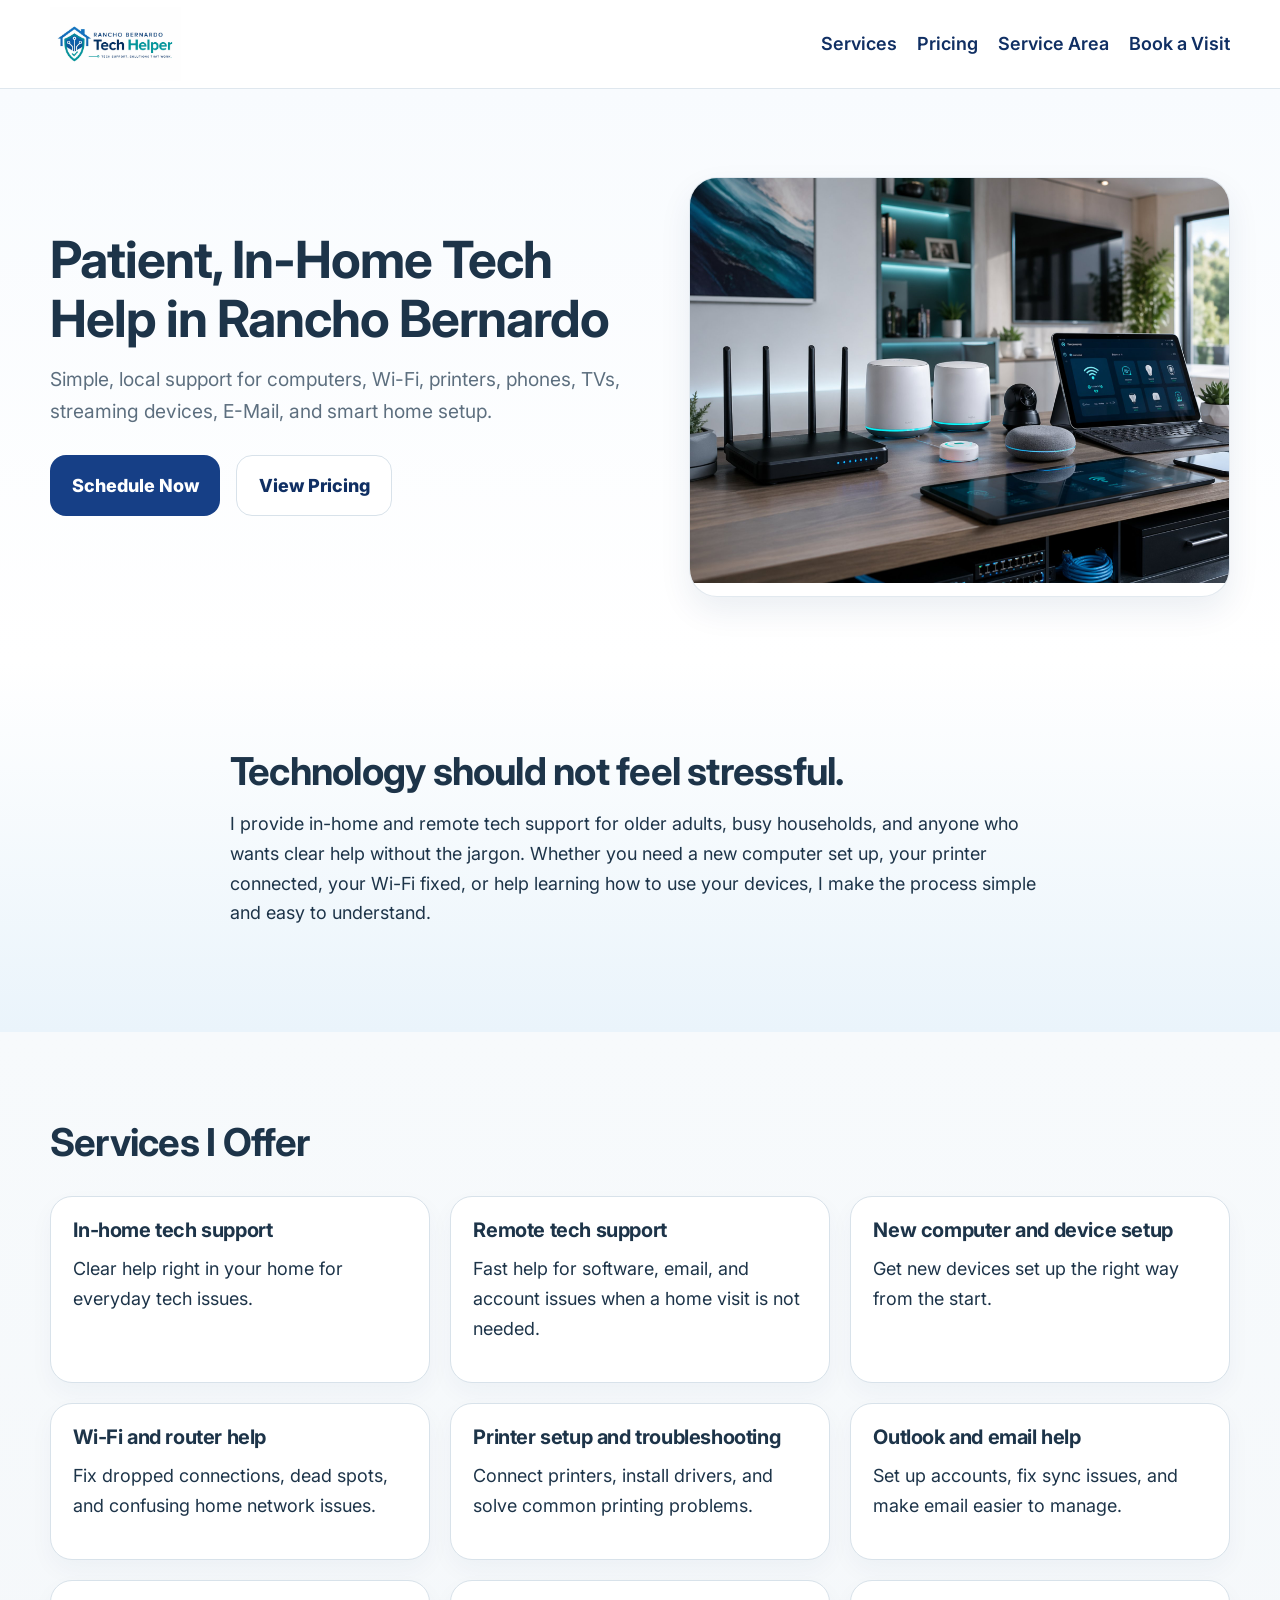
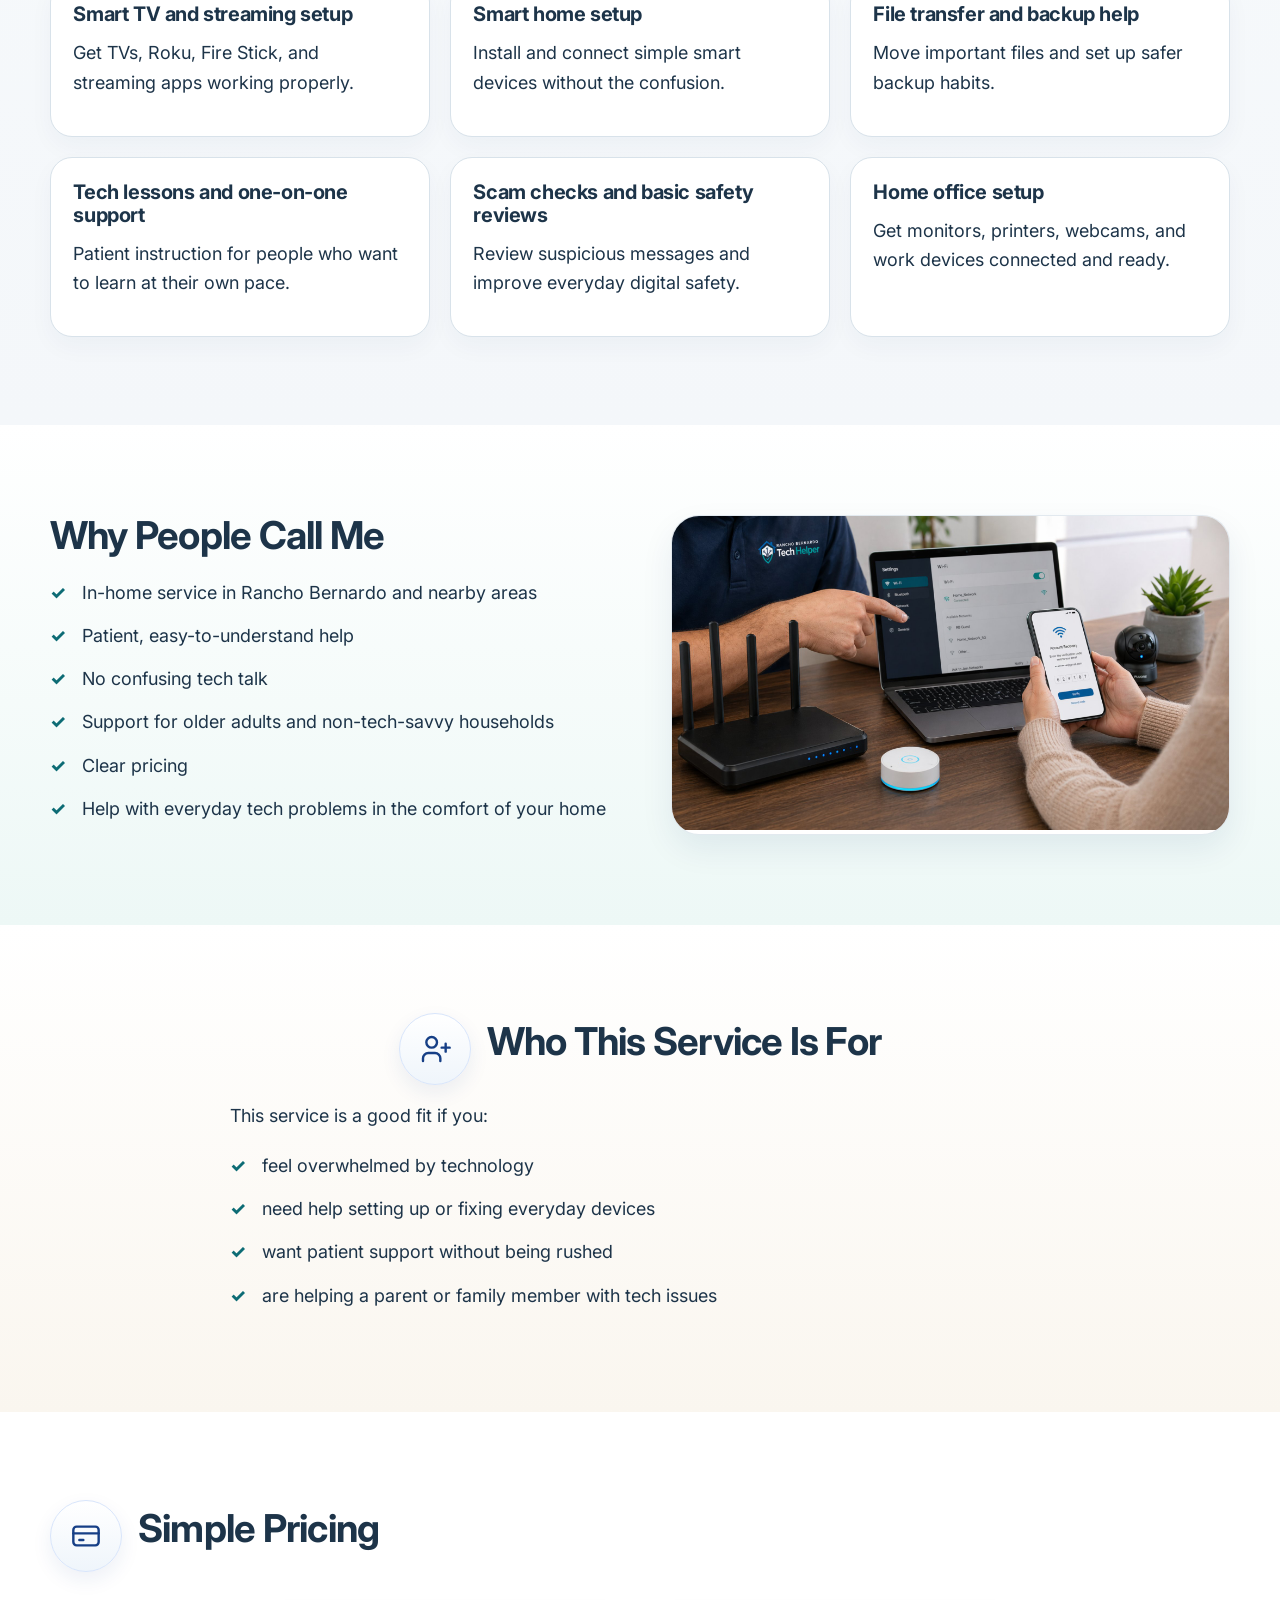
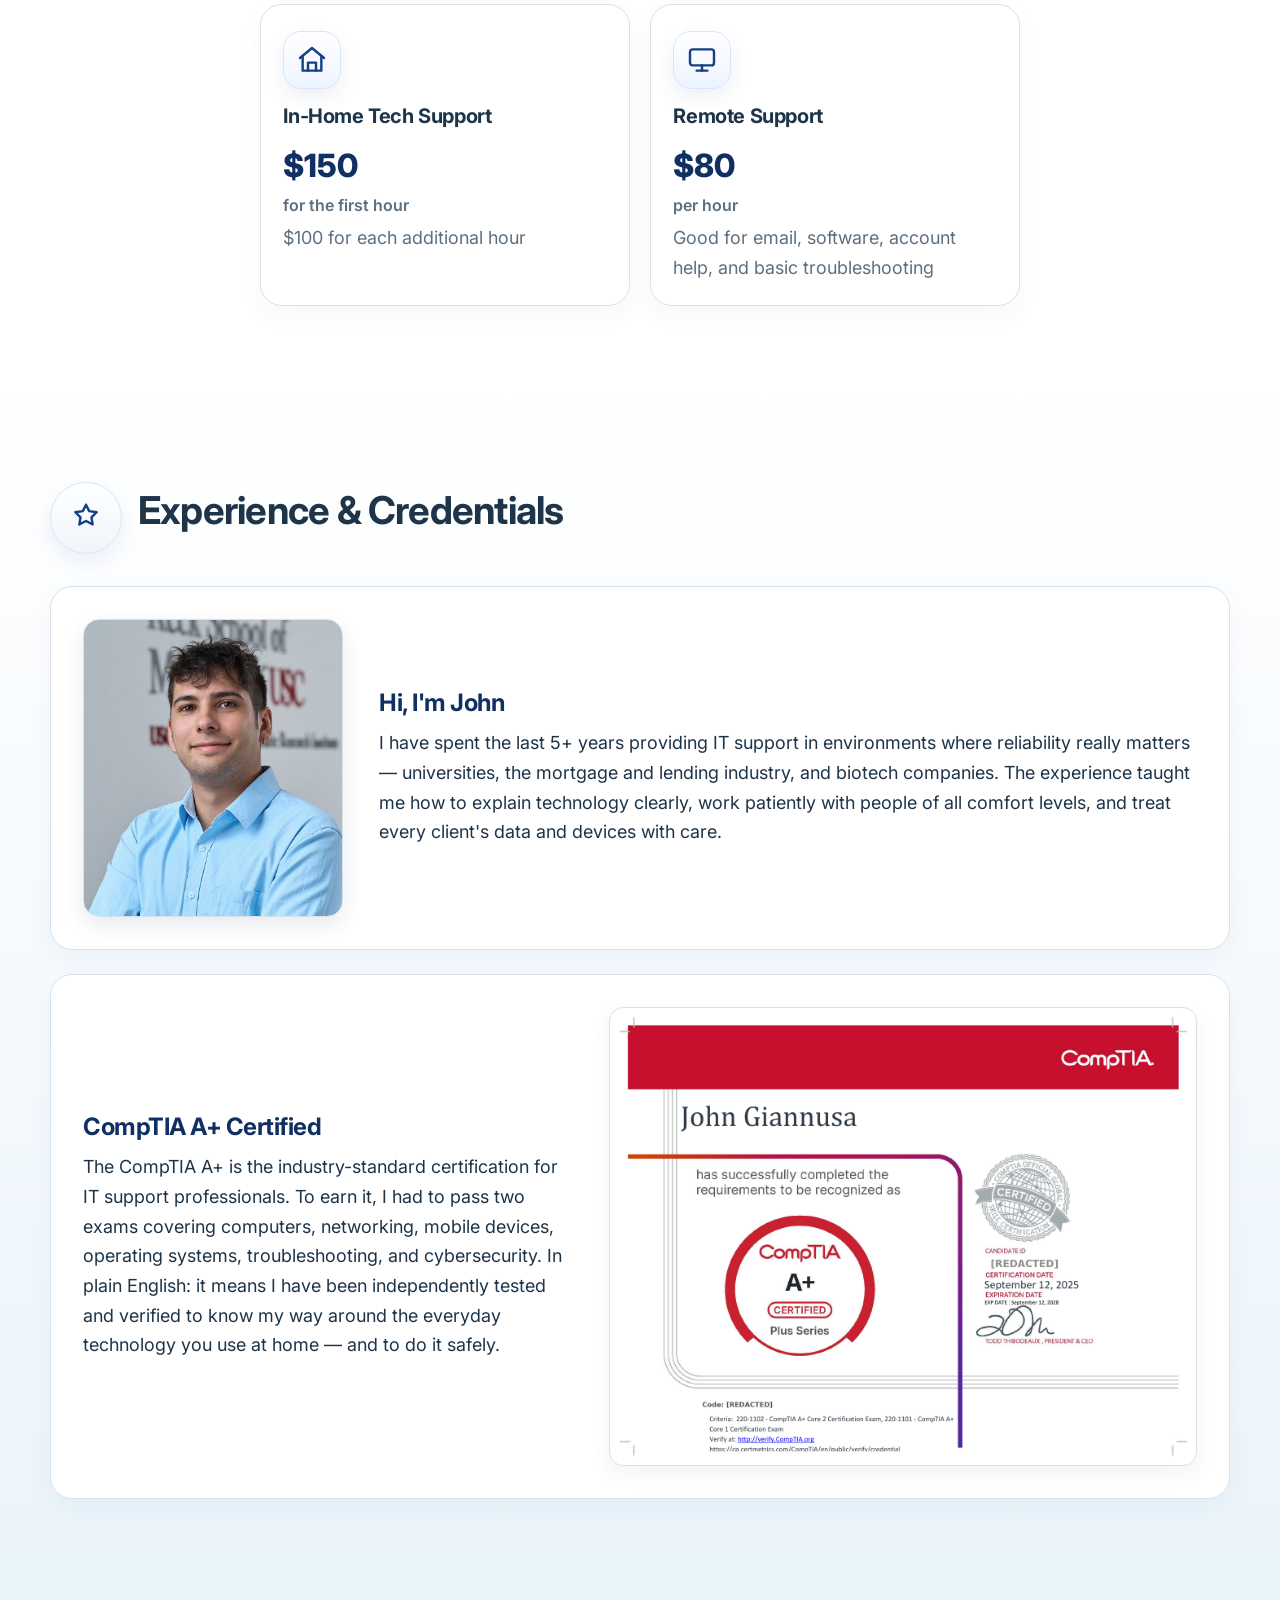
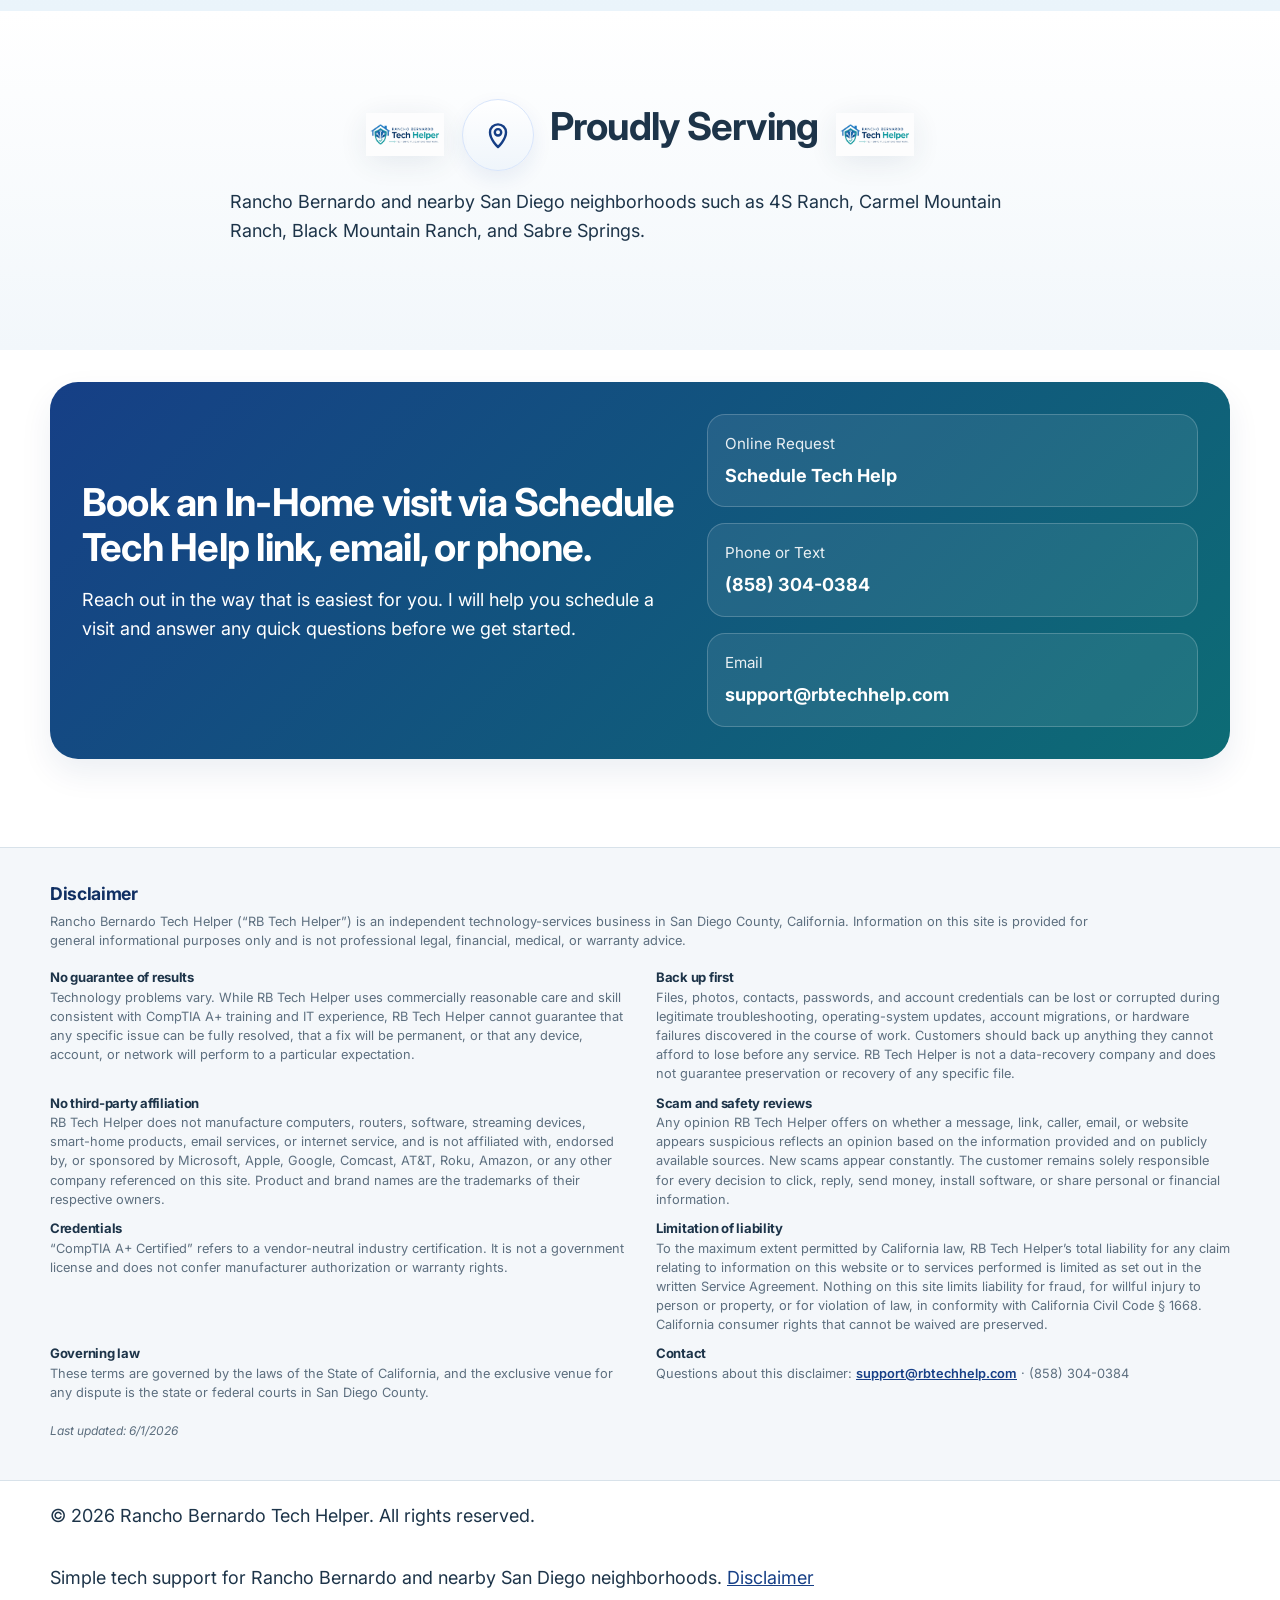
<file: index.html>
<!DOCTYPE html>
<html lang="en">
  <head>
    <meta charset="UTF-8" />
    <meta name="viewport" content="width=device-width, initial-scale=1.0" />
    <title>Rancho Bernardo Tech Helper | In-Home Tech Support</title>
    <meta
      name="description"
      content="Patient, in-home tech help in Rancho Bernardo for computers, Wi-Fi, printers, phones, TVs, streaming devices, email, and smart home setup."
    />
    <link rel="preconnect" href="https://fonts.googleapis.com" />
    <link rel="preconnect" href="https://fonts.gstatic.com" crossorigin />
    <link
      href="https://fonts.googleapis.com/css2?family=Inter:wght@400;500;600;700;800&display=swap"
      rel="stylesheet"
    />
    <link rel="stylesheet" href="styles.css" />
  </head>
  <body>
    <a class="skip-link" href="#main-content">Skip to main content</a>

    <header class="site-header">
      <div class="container header-inner">
        <a class="brand" href="#top" aria-label="Rancho Bernardo Tech Helper home">
          <img src="logo.png" alt="Rancho Bernardo Tech Helper logo" />
        </a>

        <button class="menu-toggle" type="button" aria-expanded="false" aria-controls="site-nav">
          Menu
        </button>

        <nav id="site-nav" class="site-nav" aria-label="Main navigation">
          <a href="#services">Services</a>
          <a href="#pricing">Pricing</a>
          <a href="#service-area">Service Area</a>
          <a href="#book-visit">Book a Visit</a>
        </nav>
      </div>
    </header>

    <main id="main-content">
      <section class="hero" id="top">
        <div class="container hero-grid">
          <div class="hero-copy">
            <h1>Patient, In-Home Tech Help in Rancho Bernardo</h1>
            <p class="lead">
              Simple, local support for computers, Wi-Fi, printers, phones, TVs,
              streaming devices, E-Mail, and smart home setup.
            </p>

            <div class="hero-actions">
              <a class="button button-primary" href="#book-visit">Schedule Now</a>
              <a class="button button-secondary" href="#pricing">View Pricing</a>
            </div>
          </div>

          <div class="hero-image-card">
            <img
              src="hero-tech-setup.png"
              alt="Home tech setup with Wi-Fi equipment, tablet, and connected devices"
              onerror="this.closest('.media-frame').classList.add('image-missing'); this.remove();"
            />
            <div class="media-frame-fallback" aria-hidden="true">
              <span>Photo area for your main website image</span>
            </div>
          </div>
        </div>
      </section>

      <section class="intro section section-soft-blue">
        <div class="container narrow">
          <div class="section-title-simple center"><h2>Technology should not feel stressful.</h2></div>
          <p>
            I provide in-home and remote tech support for older adults, busy households,
            and anyone who wants clear help without the jargon. Whether you need a new
            computer set up, your printer connected, your Wi-Fi fixed, or help learning
            how to use your devices, I make the process simple and easy to understand.
          </p>
        </div>
      </section>

      <section class="section alt-bg" id="services">
        <div class="container">
          <div class="section-heading">
            <h2>Services I Offer</h2>
          </div>

          <div class="card-grid three-up">
            <article class="info-card"><h3>In-home tech support</h3><p>Clear help right in your home for everyday tech issues.</p></article>
            <article class="info-card"><h3>Remote tech support</h3><p>Fast help for software, email, and account issues when a home visit is not needed.</p></article>
            <article class="info-card"><h3>New computer and device setup</h3><p>Get new devices set up the right way from the start.</p></article>
            <article class="info-card"><h3>Wi-Fi and router help</h3><p>Fix dropped connections, dead spots, and confusing home network issues.</p></article>
            <article class="info-card"><h3>Printer setup and troubleshooting</h3><p>Connect printers, install drivers, and solve common printing problems.</p></article>
            <article class="info-card"><h3>Outlook and email help</h3><p>Set up accounts, fix sync issues, and make email easier to manage.</p></article>
            <article class="info-card"><h3>Smart TV and streaming setup</h3><p>Get TVs, Roku, Fire Stick, and streaming apps working properly.</p></article>
            <article class="info-card"><h3>Smart home setup</h3><p>Install and connect simple smart devices without the confusion.</p></article>
            <article class="info-card"><h3>File transfer and backup help</h3><p>Move important files and set up safer backup habits.</p></article>
            <article class="info-card"><h3>Tech lessons and one-on-one support</h3><p>Patient instruction for people who want to learn at their own pace.</p></article>
            <article class="info-card"><h3>Scam checks and basic safety reviews</h3><p>Review suspicious messages and improve everyday digital safety.</p></article>
            <article class="info-card"><h3>Home office setup</h3><p>Get monitors, printers, webcams, and work devices connected and ready.</p></article>
          </div>
        </div>
      </section>

      <section class="section section-soft-teal">
        <div class="container two-column">
          <div>
            <h2>Why People Call Me</h2>
            <ul class="check-list">
              <li>In-home service in Rancho Bernardo and nearby areas</li>
              <li>Patient, easy-to-understand help</li>
              <li>No confusing tech talk</li>
              <li>Support for older adults and non-tech-savvy households</li>
              <li>Clear pricing</li>
              <li>Help with everyday tech problems in the comfort of your home</li>
            </ul>
          </div>

          <div class="image-card media-frame">
            <img
              src="service-visit.png"
              alt="In-home tech support visit with laptop, phone, and Wi-Fi setup"
              onerror="this.closest('.media-frame').classList.add('image-missing'); this.remove();"
            />
            <div class="media-frame-fallback" aria-hidden="true">
              <span>Photo area for your in-home service image</span>
            </div>
          </div>
        </div>
      </section>

      <section class="section section-soft-sand">
        <div class="container narrow">
          <div class="section-title-with-icon center">
            <div class="icon-badge" aria-hidden="true">
              <svg viewBox="0 0 24 24" fill="none" stroke="currentColor" stroke-width="1.8" stroke-linecap="round" stroke-linejoin="round">
                <path d="M16 21v-2a4 4 0 0 0-4-4H7a4 4 0 0 0-4 4v2"></path>
                <circle cx="9.5" cy="7" r="4"></circle>
                <path d="M20 8v6"></path>
                <path d="M23 11h-6"></path>
              </svg>
            </div>
            <div>
              <h2>Who This Service Is For</h2>
            </div>
          </div>
          <p>This service is a good fit if you:</p>
          <ul class="check-list">
            <li>feel overwhelmed by technology</li>
            <li>need help setting up or fixing everyday devices</li>
            <li>want patient support without being rushed</li>
            <li>are helping a parent or family member with tech issues</li>
          </ul>
        </div>
      </section>

      <section class="section" id="pricing">
        <div class="container">
          <div class="section-heading section-title-with-icon">
            <div class="icon-badge" aria-hidden="true">
              <svg viewBox="0 0 24 24" fill="none" stroke="currentColor" stroke-width="1.8" stroke-linecap="round" stroke-linejoin="round">
                <rect x="2.5" y="5" width="19" height="14" rx="2.5"></rect>
                <path d="M2.5 10h19"></path>
                <path d="M7 15h3"></path>
              </svg>
            </div>
            <div>
              <h2>Simple Pricing</h2>
            </div>
          </div>

          <div class="pricing-highlight-grid">
            <article class="price-card icon-card">
              <div class="card-icon" aria-hidden="true">
                <svg viewBox="0 0 24 24" fill="none" stroke="currentColor" stroke-width="1.8" stroke-linecap="round" stroke-linejoin="round">
                  <path d="M3 10.5 12 3l9 7.5"></path>
                  <path d="M5 9.5V20h14V9.5"></path>
                  <path d="M9 20v-6h6v6"></path>
                </svg>
              </div>
              <h3>In-Home Tech Support</h3>
              <p class="price">$150 <span>for the first hour</span></p>
              <p class="price-sub">$100 for each additional hour</p>
            </article>

            <article class="price-card icon-card">
              <div class="card-icon" aria-hidden="true">
                <svg viewBox="0 0 24 24" fill="none" stroke="currentColor" stroke-width="1.8" stroke-linecap="round" stroke-linejoin="round">
                  <rect x="3" y="4" width="18" height="12" rx="2"></rect>
                  <path d="M8 20h8"></path>
                  <path d="M12 16v4"></path>
                </svg>
              </div>
              <h3>Remote Support</h3>
              <p class="price">$80 <span>per hour</span></p>
              <p class="price-sub">Good for email, software, account help, and basic troubleshooting</p>
            </article>
          </div>
        </div>
      </section>

      <section class="section section-soft-blue" id="experience">
        <div class="container">
          <div class="section-heading section-title-with-icon">
            <div class="icon-badge" aria-hidden="true">
              <svg viewBox="0 0 24 24" fill="none" stroke="currentColor" stroke-width="1.8" stroke-linecap="round" stroke-linejoin="round">
                <path d="M12 2l2.39 4.84L20 7.65l-3.91 3.81.92 5.37L12 14.27 6.99 16.83l.92-5.37L4 7.65l5.61-.81L12 2z"></path>
              </svg>
            </div>
            <div>
              <h2>Experience &amp; Credentials</h2>
            </div>
          </div>

          <div class="about-card">
            <div class="about-photo-area">
              <img
                src="about-photo.png"
                alt="John, founder of Rancho Bernardo Tech Helper"
              />
            </div>
            <div class="about-text">
              <h3>Hi, I'm John</h3>
              <p>
                I have spent the last 5+ years providing IT support in
                environments where reliability really matters &mdash; universities,
                the mortgage and lending industry, and biotech companies. The
                experience taught me how to explain technology clearly, work
                patiently with people of all comfort levels, and treat every
                client's data and devices with care.
              </p>
            </div>
          </div>

          <div class="credentials-card">
            <div class="credentials-text">
              <h3>CompTIA A+ Certified</h3>
              <p>
                The CompTIA A+ is the industry-standard certification for IT
                support professionals. To earn it, I had to pass two exams
                covering computers, networking, mobile devices, operating
                systems, troubleshooting, and cybersecurity. In plain English:
                it means I have been independently tested and verified to know
                my way around the everyday technology you use at home &mdash; and
                to do it safely.
              </p>
            </div>
            <div class="credentials-certificate">
              <img
                src="comptia-cert.png"
                alt="CompTIA A+ certificate issued to John Giannusa, certified September 12, 2025"
                onerror="this.closest('.credentials-certificate').classList.add('image-missing'); this.remove();"
              />
              <div class="credentials-cert-fallback" aria-hidden="true">
                <span>CompTIA A+ Certificate</span>
              </div>
            </div>
          </div>
        </div>
      </section>

      <section class="section section-soft-map" id="service-area">
        <div class="container narrow">
          <div class="service-area-header">
            <img src="logo.png" alt="Rancho Bernardo Tech Helper logo" class="service-area-logo" />
            <div class="section-title-with-icon center no-margin">
            <div class="icon-badge" aria-hidden="true">
              <svg viewBox="0 0 24 24" fill="none" stroke="currentColor" stroke-width="1.8" stroke-linecap="round" stroke-linejoin="round">
                <path d="M12 21s6-5.4 6-11a6 6 0 1 0-12 0c0 5.6 6 11 6 11Z"></path>
                <circle cx="12" cy="10" r="2.4"></circle>
              </svg>
            </div>
            <div>
              <h2>Proudly Serving</h2>
            </div>
          </div>
            <img src="logo.png" alt="Rancho Bernardo Tech Helper logo" class="service-area-logo" />
          </div>
          <p>
            Rancho Bernardo and nearby San Diego neighborhoods such as
            4S Ranch, Carmel Mountain Ranch, Black Mountain Ranch, and Sabre Springs.
          </p>
        </div>
      </section>

      <section class="section book-visit-section" id="book-visit">
        <div class="container cta-card booking-card">
          <div>
            <h2>Book an In-Home visit via Schedule Tech Help link, email, or phone.</h2>
            <p>
              Reach out in the way that is easiest for you. I will help you schedule a visit
              and answer any quick questions before we get started.
            </p>
          </div>

          <div class="booking-list">
            <a class="booking-item" href="schedule-tech-help.html">
              <span class="booking-item-label">Online Request</span>
              <strong>Schedule Tech Help</strong>
            </a>
            <a class="booking-item" href="tel:18583040384">
              <span class="booking-item-label">Phone or Text</span>
              <strong>(858) 304-0384</strong>
            </a>
            <a class="booking-item" href="mailto:support@rbtechhelp.com">
              <span class="booking-item-label">Email</span>
              <strong>support@rbtechhelp.com</strong>
            </a>
          </div>
        </div>
      </section>
    </main>

    <section class="disclaimer-section" id="disclaimer" aria-label="Website disclaimer">
      <div class="container">
        <h2 class="disclaimer-title">Disclaimer</h2>
        <p class="disclaimer-intro">
          Rancho Bernardo Tech Helper (&ldquo;RB Tech Helper&rdquo;) is an independent technology-services business in San Diego County, California. Information on this site is provided for general informational purposes only and is not professional legal, financial, medical, or warranty advice.
        </p>
        <div class="disclaimer-grid">
          <div class="disclaimer-item">
            <h3>No guarantee of results</h3>
            <p>Technology problems vary. While RB Tech Helper uses commercially reasonable care and skill consistent with CompTIA A+ training and IT experience, RB Tech Helper cannot guarantee that any specific issue can be fully resolved, that a fix will be permanent, or that any device, account, or network will perform to a particular expectation.</p>
          </div>
          <div class="disclaimer-item">
            <h3>Back up first</h3>
            <p>Files, photos, contacts, passwords, and account credentials can be lost or corrupted during legitimate troubleshooting, operating-system updates, account migrations, or hardware failures discovered in the course of work. Customers should back up anything they cannot afford to lose before any service. RB Tech Helper is not a data-recovery company and does not guarantee preservation or recovery of any specific file.</p>
          </div>
          <div class="disclaimer-item">
            <h3>No third-party affiliation</h3>
            <p>RB Tech Helper does not manufacture computers, routers, software, streaming devices, smart-home products, email services, or internet service, and is not affiliated with, endorsed by, or sponsored by Microsoft, Apple, Google, Comcast, AT&amp;T, Roku, Amazon, or any other company referenced on this site. Product and brand names are the trademarks of their respective owners.</p>
          </div>
          <div class="disclaimer-item">
            <h3>Scam and safety reviews</h3>
            <p>Any opinion RB Tech Helper offers on whether a message, link, caller, email, or website appears suspicious reflects an opinion based on the information provided and on publicly available sources. New scams appear constantly. The customer remains solely responsible for every decision to click, reply, send money, install software, or share personal or financial information.</p>
          </div>
          <div class="disclaimer-item">
            <h3>Credentials</h3>
            <p>&ldquo;CompTIA A+ Certified&rdquo; refers to a vendor-neutral industry certification. It is not a government license and does not confer manufacturer authorization or warranty rights.</p>
          </div>
          <div class="disclaimer-item">
            <h3>Limitation of liability</h3>
            <p>To the maximum extent permitted by California law, RB Tech Helper&rsquo;s total liability for any claim relating to information on this website or to services performed is limited as set out in the written Service Agreement. Nothing on this site limits liability for fraud, for willful injury to person or property, or for violation of law, in conformity with California Civil Code &sect; 1668. California consumer rights that cannot be waived are preserved.</p>
          </div>
          <div class="disclaimer-item">
            <h3>Governing law</h3>
            <p>These terms are governed by the laws of the State of California, and the exclusive venue for any dispute is the state or federal courts in San Diego County.</p>
          </div>
          <div class="disclaimer-item">
            <h3>Contact</h3>
            <p>Questions about this disclaimer: <a href="mailto:support@rbtechhelp.com">support@rbtechhelp.com</a> &middot; (858) 304-0384</p>
          </div>
        </div>
        <p class="disclaimer-updated">Last updated: 6/1/2026</p>
      </div>
    </section>

    <footer class="site-footer">
      <div class="container footer-inner">
        <p>© <span id="year"></span> Rancho Bernardo Tech Helper. All rights reserved.</p>
        <p>Simple tech support for Rancho Bernardo and nearby San Diego neighborhoods. <a href="#disclaimer">Disclaimer</a></p>
      </div>
    </footer>

    <script src="script.js"></script>
  </body>
</html>
</file>
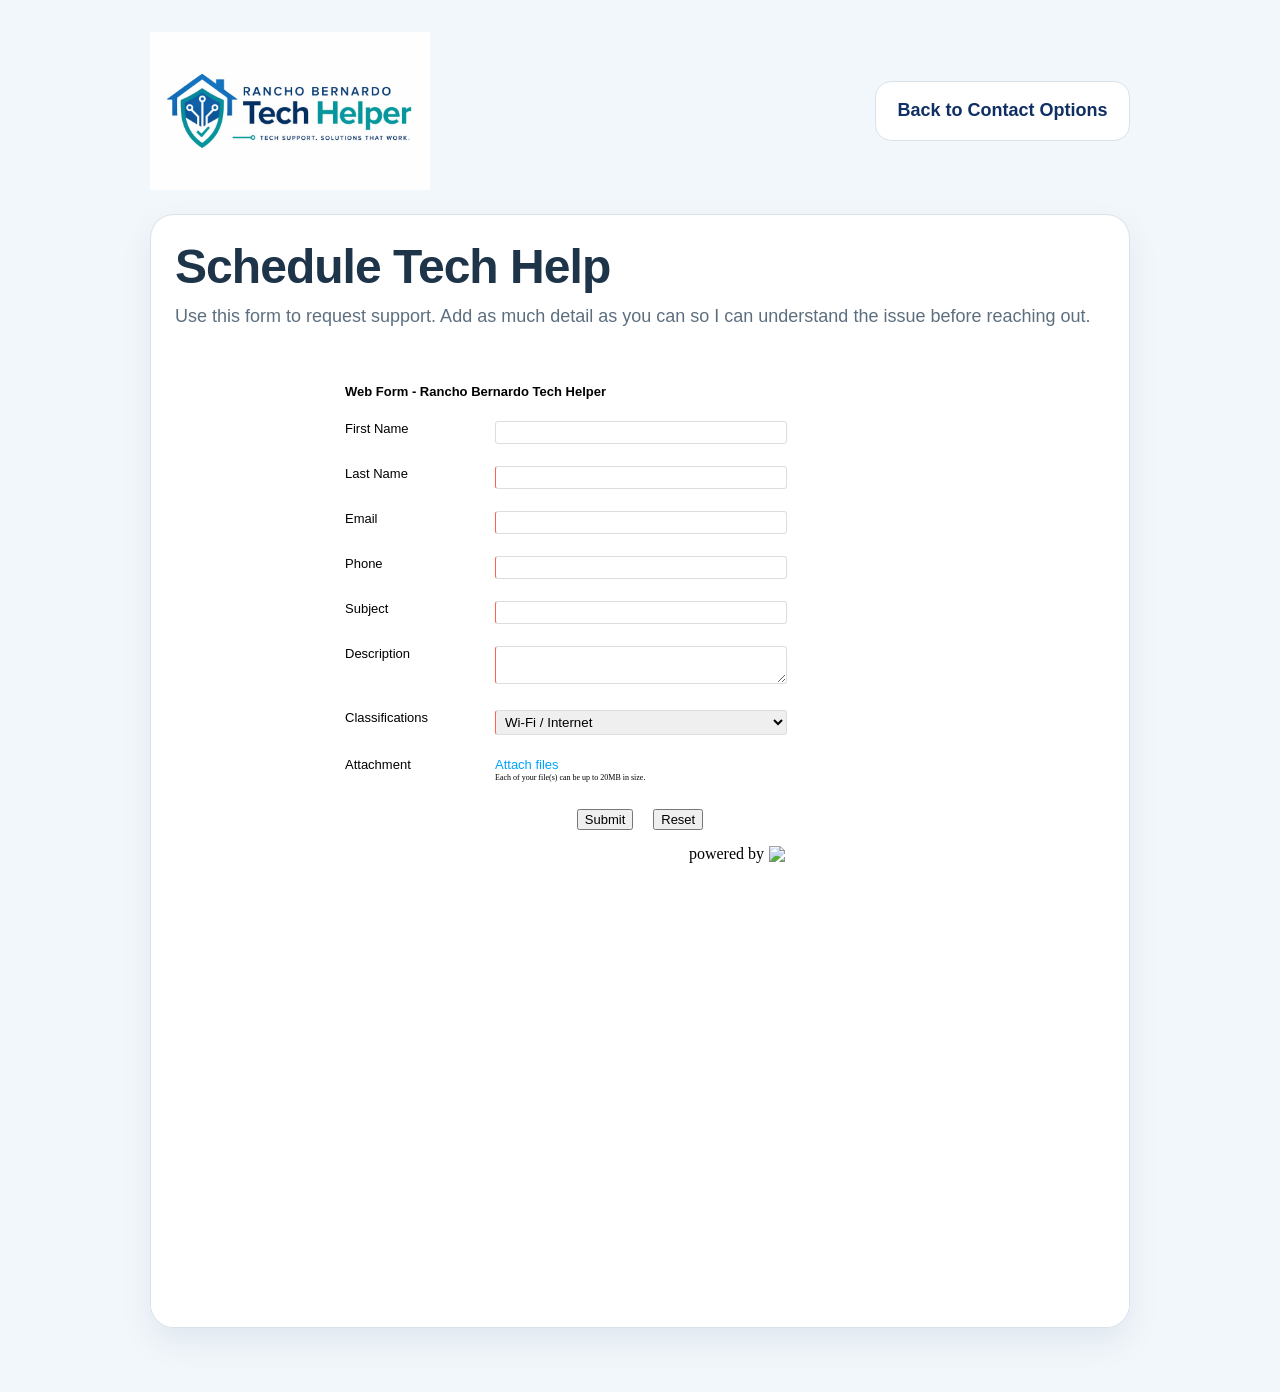
<file: schedule-tech-help.html>
<!DOCTYPE html>
<html lang="en">
  <head>
    <meta charset="UTF-8" />
    <meta name="viewport" content="width=device-width, initial-scale=1.0" />
    <title>Schedule Tech Help | Rancho Bernardo Tech Helper</title>
    <meta name="description" content="Schedule tech help with Rancho Bernardo Tech Helper." />
    <link rel="stylesheet" href="styles.css" />
    <style>
      body {
        background: #f2f7fb;
      }

      .schedule-page {
        padding: 2rem 0 4rem;
      }

      .schedule-header {
        width: min(980px, calc(100% - 2rem));
        margin: 0 auto 1.5rem;
        display: flex;
        align-items: center;
        justify-content: space-between;
        gap: 1rem;
      }

      .schedule-header img {
        width: min(280px, 62vw);
        height: auto;
      }

      .schedule-shell {
        width: min(980px, calc(100% - 2rem));
        margin: 0 auto;
        background: #ffffff;
        border: 1px solid #d8e2ea;
        border-radius: 24px;
        box-shadow: 0 14px 32px rgba(16, 47, 99, 0.08);
        overflow: hidden;
      }

      .schedule-copy {
        padding: 1.5rem 1.5rem 0;
      }

      .schedule-copy h1 {
        font-size: clamp(2rem, 4vw, 3rem);
        margin-bottom: 0.5rem;
      }

      .schedule-copy p {
        color: #5d6f7f;
        margin-bottom: 1rem;
      }

      .schedule-frame {
        width: 100%;
        height: 980px;
        border: 0;
        display: block;
        background: #ffffff;
      }

      @media (max-width: 760px) {
        .schedule-header {
          align-items: flex-start;
          flex-direction: column;
        }

        .schedule-frame {
          height: 1120px;
        }
      }
    </style>
  </head>
  <body>
    <main class="schedule-page">
      <div class="schedule-header">
        <a href="index.html" aria-label="Back to Rancho Bernardo Tech Helper home">
          <img src="logo.png" alt="Rancho Bernardo Tech Helper logo" />
        </a>
        <a class="button button-secondary" href="index.html#book-visit">Back to Contact Options</a>
      </div>

      <section class="schedule-shell">
        <div class="schedule-copy">
          <h1>Schedule Tech Help</h1>
          <p>Use this form to request support. Add as much detail as you can so I can understand the issue before reaching out.</p>
        </div>
        <iframe
          class="schedule-frame"
          title="Schedule Tech Help form"
          srcdoc="&lt;!DOCTYPE html&gt;&lt;html&gt;&lt;head&gt;&lt;META HTTP-EQUIV='content-type' CONTENT='text/html; charset=UTF-8'&gt;&lt;style&gt; #zohoSupportWebToCase textarea, #zohoSupportWebToCase input[type='text'], #zohoSupportWebToCase input[type='date'], #zohoSupportWebToCase select, .wb_common{width: 280px;}#zohoSupportWebToCase td {padding: 11px 5px;}#zohoSupportWebToCase textarea, #zohoSupportWebToCase input[type='text'], #zohoSupportWebToCase input[type='date'], #zohoSupportWebToCase select{border: 1px solid #ddd;padding: 3px 5px;border-radius: 3px;}#zohoSupportWebToCase select {box-sizing: unset}#zohoSupportWebToCase .wb_selectDate {width: auto}#zohoSupportWebToCase input.wb_cusInput {width: 108px}.wb_FtCon{display: flex;align-items: center;justify-content: flex-end;margin-top: 15px;padding-left: 10px}.wb_logoCon{display: flex;margin-left: 5px}.wb_logo{max-width: 16px;max-height: 16px;}#zohoSupportWebToCase .wb_multi_pick {border: 1px solid #ddd;padding: 3px 5px;border-radius: 3px;width: 280px;height: 95px;overflow-y:auto;}#zohoSupportWebToCase .wb_multi_pick_label {display: block;}#zohoSupportWebToCase .wb_multi_pick_input,  .wb_multi_pick_input_all{vertical-align: middle;margin-right: 5px;}.zsFormClass{background-color:#FFFFFF;width:600px} &lt;/style&gt;&lt;style&gt;.zsFontClass{color:#000000;font-family:Arial;font-size:13px}&lt;/style&gt; &lt;style&gt;.manfieldbdr{border-left: 1px solid #ff6448!important} .hleft{text-align:left;} input[type=file]::-webkit-file-upload-button{cursor:pointer;}.wtcsepcode{margin:0px 15px; color:#aaa; float:left;}.wtccloudattach{float:left; color:#00a3fe!important; cursor:pointer; text-decoration: none!important;}.wtccloudattach:hover{text-decoration: none!important;}.wtcuploadinput{cursor:pointer; float:left; width:62px; margin-top:-20px; opacity:0; clear:both;}.wtcuploadfile{float:left;color: #00a3fe;}.filenamecls{margin-right:15px; float:left; margin-top:5px;} .clboth{clear:both;} #zsFileBrowseAttachments{clear:both; margin:5px 0px 10px;} .zsFontClass{vertical-align:top;} #tooltip-zc{font: normal 12px Arial, Helvetica, sans-serif; line-height:18px;position:absolute;padding:8px;margin:20px 0 0;background:#fff;border:1px solid #528dd1;-moz-border-radius:5px;-webkit-border-radius:5px;border-radius:5px;color:#eee;-webkit-box-shadow:5px 5px 20px rgba(0,0,0,0.2);-moz-box-shadow:5px 5px 20px rgba(0,0,0,0.2);z-index:10000; color:#777}.wtcmanfield{color:#f00;font-size:16px;position:relative;top:2px;left:1px;} #zsCloudAttachmentIframe{width: 100%;height: 100%;z-index: 99999!important;position: fixed;left: 0px;top:0px; border-style: none; display: none; background-color:#fff;} .wtchelpinfo{background-position: -246px -485px;width:15px;height:15px;display:inline-block;position: relative;top: 2px;background-image: url(https://static.zohocdn.com/zohodeskstatic/app/images/zs-mpro.b6c9cf2347c62390fdcb.png);} .zsMaxSizeMessage{font-size:13px;}&lt;/style&gt;&lt;script src='https://static.zohocdn.com/zohodeskstatic/app/js/jqueryandencoder.ef05974972bf3bca1b87.js'&gt;&lt;/script&gt;&lt;script&gt;window.addEventListener('pageshow', function () {const submitButton = document.getElementById('zsSubmitButton_1304598000000435853');if (submitButton) {  submitButton.removeAttribute('disabled');}const captchaTextField = document.forms['zsWebToCase_1304598000000435853']['zsWebFormCaptchaWord'];if(window.zsRegenerateCaptcha &amp;&amp; captchaTextField.value) {captchaTextField.value = '';captchaTextField.focus();zsRegenerateCaptcha();}});function trimBoth(str){return jQuery.trim(str);}function setAllDependancyFieldsMapping(){var mapDependancyLabels = getMapDependenySelectValues(jQuery(&quot;[id='property(module)']&quot;).val(), &quot;JSON_MAP_DEP_LABELS&quot;);if(mapDependancyLabels){for(var i = 0; i &lt; mapDependancyLabels.length; i++){var label = mapDependancyLabels[i];var obj = document.forms['zsWebToCase_1304598000000435853'][label];if(obj){setDependent(obj, true);}}}}function getMapDependenySelectValues(module, key){var dependencyObj = jQuery.parseJSON( jQuery(&quot;[id='dependent_field_values_&quot; + module + &quot;']&quot;).val() );if(dependencyObj == undefined){return dependencyObj;}return dependencyObj[key];}function setDependent(obj, isload){var name = obj.id || (obj[0] &amp;&amp; obj[0].id) || &quot;&quot;;var module = jQuery(&quot;[id='property(module)']&quot;).val();var val = &quot;&quot;;var myObject = getMapDependenySelectValues(module, &quot;JSON_VALUES&quot;);if(myObject !=undefined){val = myObject[name];}var mySelObject = getMapDependenySelectValues(module, &quot;JSON_SELECT_VALUES&quot;);if(val != null &amp;&amp; val != &quot;&quot; &amp;&amp; val != &quot;null&quot; &amp;&amp; mySelObject){var fields = val;for(var i in fields){if (fields.hasOwnProperty(i)){var isDependent = false;var label = i;var values = fields[i];if(label.indexOf(&quot;)&quot;) &gt; -1){label = label.replace(/\)/g, '_____');}if(label.indexOf(&quot;(&quot;) &gt; -1){label = label.replace(/\(/g, '____');}if(label.indexOf(&quot;.&quot;) &gt; -1){label = label.replace(/\./g, '___');}var depObj = document.forms['zsWebToCase_1304598000000435853'][label];if(depObj &amp;&amp; depObj.options){var mapValues = &quot;&quot;;var selected_val = depObj.value;var depLen = depObj.options.length-1;for (var n = depLen; n &gt;= 0; n--) {if (depObj.options[n].selected){if(mapValues == &quot;&quot;){mapValues = depObj.options[n].value;}else{mapValues = mapValues + &quot;;;;&quot;+depObj.options[n].value;}}}depObj.value = &quot;&quot;;var selectValues = mySelObject[label];for(var k in values){var rat = k;if(rat == &quot;-None-&quot;){rat = &quot;&quot;;}var parentValues = mySelObject[name];if(rat == trimBoth(obj.value)){isDependent = true;depObj.length = 0;var depvalues = values[k];var depLen = depvalues.length - 1;for(var j = 0; j &lt;= depLen; j++){var optionElement = document.createElement(&quot;OPTION&quot;);var displayValue = depvalues[j];var actualValue = displayValue;if(actualValue == &quot;-None-&quot;){optionElement.value = &quot;&quot;;displayValue = &quot;-None-&quot;;}else{optionElement.value = actualValue;}optionElement.text = displayValue;if(mapValues != undefined){var mapValue = mapValues.split(&quot;;;;&quot;);var len = mapValue.length;for(var p = 0; p &lt; len; p++){if(actualValue == mapValue[p]){optionElement.selected = true;}}}depObj.options.add(optionElement);}}}if(!isDependent){depObj.length = 0;var len = selectValues.length;for(var j = 0; j &lt; len; j++){var actualValue = selectValues[j];var optionElement = document.createElement(&quot;OPTION&quot;);if(actualValue == &quot;-None-&quot;){optionElement.value = &quot;&quot;;}else{optionElement.value = selectValues[j];}optionElement.text = selectValues[j];depObj.options.add(optionElement);}depObj.value =  selected_val;}if(!isload){setDependent(depObj,false);}var jdepObj = jQuery(depObj);if(jdepObj.hasClass('select2-offscreen')){jdepObj.select2(&quot;val&quot;, jdepObj.val());}}}}}}function setSelectAll(id){var parentElement = document.getElementById(id);var hiddenInput = parentElement.querySelector('#hiddenoptions');var selectAllElement = parentElement.querySelector('#selectall' + id);var selectedValues = [];var checkboxes = parentElement.querySelectorAll('.wb_multi_pick_input');checkboxes.forEach(function (cb) {cb.checked = selectAllElement.checked;if (cb.checked &amp;&amp; cb.value) {selectedValues.push(cb.value);}});hiddenInput.value = selectedValues.join(',');}function setMultiSelectOption(id, obj){var parentElement = document.getElementById(id);var hiddenInput = parentElement.querySelector('#hiddenoptions');var selectAllElement = parentElement.querySelector('#selectall' + id);var selectedStr = hiddenInput.value;var selectedValues = selectedStr ? selectedStr.split(',') : [];if(obj.checked &amp;&amp; obj.value) {selectedValues.push(obj.value);}else if(!obj.checked &amp;&amp; obj.value) {selectedValues.splice(selectedValues.indexOf(obj.value), 1);selectAllElement.checked = false;}else {selectAllElement.checked = false;}hiddenInput.value = selectedValues.join(',');}var zctt = function(){var tt, mw = 400, top = 10, left = 0, doctt = document;var ieb = doctt.all ? true : false;return{showtt: function(cont, wid){if(tt == null){tt = doctt.createElement('div');tt.setAttribute('id', 'tooltip-zc');doctt.body.appendChild(tt);doctt.onmousemove = this.setpos;doctt.onclick = this.hidett;}tt.style.display = 'block';tt.innerHTML = cont;tt.style.width = wid ? wid + 'px' : 'auto';if(!wid &amp;&amp; ieb){tt.style.width = tt.offsetWidth;}if(tt.offsetWidth &gt; mw){tt.style.width = mw + 'px'}h = parseInt(tt.offsetHeight) + top;w = parseInt(tt.offsetWidth) + left;},hidett: function(){tt.style.display = 'none';},setpos: function(e){var u = ieb ? event.clientY + doctt.body.scrollTop : e.pageY;var l = ieb ? event.clientX + doctt.body.scrollLeft : e.pageX;var cw = doctt.body.clientWidth;var ch = doctt.body.clientHeight;if(l &lt; 0){tt.style.left = left + 'px';tt.style.right = '';}else if((l+w+left) &gt; cw){tt.style.left = '';tt.style.right = ((cw-l) + left) + 'px';}else{tt.style.right = '';tt.style.left = (l + left) + 'px';}if(u &lt; 0){tt.style.top = top + 'px';tt.style.bottom = '';}else if((u + h + left) &gt; ch){tt.style.top = '';tt.style.bottom = ((ch - u) + top) + 'px';}else{tt.style.bottom = '';tt.style.top = (u + top) + 'px';}}};}();var zsWebFormMandatoryFields = new Array(&quot;Contact Name&quot;,&quot;Email&quot;,&quot;Phone&quot;,&quot;Subject&quot;,&quot;Description&quot;,&quot;Classification&quot;);var zsFieldsDisplayLabelArray = new Array(&quot;Last Name&quot;,&quot;Email&quot;,&quot;Phone&quot;,&quot;Subject&quot;,&quot;Description&quot;,&quot;Classifications&quot;);function reformatAllDateFields() {const dateFields = document.querySelectorAll('.dob-field');dateFields.forEach(field =&gt; {if (field.value &amp;&amp; field.value.includes('-')) {const parts = field.value.split('-');if (parts.length === 3) {const [yyyy, mm, dd] = parts;field.type= 'text';field.value = `${dd}/${mm}/${yyyy}`;}}});}function zsValidateMandatoryFields(){var name = '';var email = '';var isError = 0;for(var index = 0; index &lt; zsWebFormMandatoryFields.length; index++){isError = 0;var fieldObject = document.forms['zsWebToCase_1304598000000435853'][zsWebFormMandatoryFields[index]];if(fieldObject){if(((fieldObject.value).replace(/^\s+|\s+$/g, '')).length == 0){alert(zsFieldsDisplayLabelArray[index] +' cannot be empty ');fieldObject.focus();isError = 1;return false;}else{if(fieldObject.name == 'Email'){if(!fieldObject.value.match(/^([\w_][\w\-_.+\'&amp;]*)@(?=.{4,256}$)(([\w]+)([\-_]*[\w])*[\.])+[a-zA-Z]{2,22}$/)){isError = 1;alert('Enter a valid email-Id');fieldObject.focus();return false;}}}if(fieldObject.nodeName == 'SELECT'){if(fieldObject.options[fieldObject.selectedIndex].value == '-None-'){alert(zsFieldsDisplayLabelArray[index] +' cannot be none');fieldObject.focus();isError = 1;return false;}}if(fieldObject.type == 'checkbox'){if (fieldObject.checked == false){alert('Please accept '+zsFieldsDisplayLabelArray[index]);fieldObject.focus();isError = 1;return false;}}}}if(isError == 0){reformatAllDateFields();document.getElementById('zsSubmitButton_1304598000000435853').setAttribute('disabled', 'disabled');}}var ZSEncoder = {encodeForHTML : function(str){if(str &amp;&amp; typeof(str)==='string'){return jQuery.encoder.encodeForHTML(str);}return str;},encodeForHTMLAttribute : function(str) {if(str &amp;&amp; typeof(str)==='string'){return jQuery.encoder.encodeForHTMLAttribute(str);}return str;},encodeForJavascript : function(str) {if(str &amp;&amp; typeof(str)==='string'){return jQuery.encoder.encodeForJavascript(str);}return str;},encodeForCSS : function(str) {if(str &amp;&amp; typeof(str)==='string'){return jQuery.encoder.encodeForCSS(str);}return str;}};var zsAttachedAttachmentsCount = 0;var zsAllowedAttachmentLimit = 4;var zsAttachmentFileBrowserIdsList = [1, 2, 3, 4, 5];function zsOpenCloudPickerIframe(){if(zsAttachedAttachmentsCount &lt; 5){var zsCloudPickerIframeSrc = jQuery('#zsCloudPickerIframeSrc').val();jQuery('#zsCloudAttachmentIframe').attr('src', zsCloudPickerIframeSrc.substring(0, zsCloudPickerIframeSrc.length - 1) + (5 - zsAttachedAttachmentsCount)).show();zsListenCloudPickerMessages();}}function zsListenCloudPickerMessages(){if(window.addEventListener){window.addEventListener('message', zsWebReceiveMessage, false);}else if(window.attachEvent){window.attachEvent('onmessage', zsWebReceiveMessage);}}var zsCloudPickerJSON = {};function zsWebReceiveMessage(event){var zsUrlRegex = /^(ht|f)tp(s?)\:\/\/[0-9a-zA-Z]([-.\w]*[0-9a-zA-Z])*(:(0-9)*)*(\/?)([a-zA-Z0-9\-\.\?\,\:\'\/\\+=&amp;amp;%\$#_]*)?$/;if(zsUrlRegex.test(event.origin)){var zsMessageType = event.data.split('&amp;&amp;&amp;');if(zsMessageType[0] == 'zsCloudPickerMessage'){if(window.addEventListener){window.removeEventListener('message', zsWebReceiveMessage, false);}else if(window.attachEvent){window.detachEvent('onmessage', zsWebReceiveMessage );}jQuery('#zsCloudAttachmentIframe').hide();var isAttachedFilesDetails = zsMessageType[1].split('|||');if(isAttachedFilesDetails[0] == 'cloudPickerResponse'){var zsCloudPickerAttachmentDetails = isAttachedFilesDetails[1].split('::::');var zsCloudPickerAttachmentsJSON = jQuery.parseJSON(zsCloudPickerAttachmentDetails[0]);if(zsAttachedAttachmentsCount &lt;= zsAllowedAttachmentLimit){zsRenderCloudAttachments(zsCloudPickerAttachmentsJSON);}else{alert('You cannot attach more than 5 files');return false;}}}}}function zsRenderCloudAttachments(zsCloudPickerAttachmentsJSON){if(!jQuery.isEmptyObject(zsCloudPickerAttachmentsJSON)){jQuery.each(zsCloudPickerAttachmentsJSON, function(cloudServiceName, attachments){var zsAttachmentsArray = [];if(!jQuery.isEmptyObject(zsCloudPickerJSON[cloudServiceName])){zsAttachmentsArray = zsCloudPickerJSON[cloudServiceName];}for(var attachmentsIndex = 0; attachmentsIndex &lt; attachments.length; attachmentsIndex++){if(zsAttachedAttachmentsCount &lt;= zsAllowedAttachmentLimit){var zsCloudAttachmentsList = '';var attachmentsDetailJSON = attachments[attachmentsIndex];var zsCloudAttachmentName = attachmentsDetailJSON['docName'];var extension = zsCloudAttachmentName.split('.').pop().toLowerCase();var unSupportedExtensions = [&quot;ade&quot;,&quot;adp&quot;,&quot;apk&quot;,&quot;appx&quot;,&quot;appxbundle&quot;,&quot;bat&quot;,&quot;cab&quot;,&quot;cer&quot;,&quot;chm&quot;,&quot;cmd&quot;,&quot;com&quot;,&quot;cpl&quot;,&quot;dll&quot;,&quot;dmg&quot;,&quot;exe&quot;,&quot;hlp&quot;,&quot;hta&quot;,&quot;ins&quot;,&quot;iso&quot;,&quot;isp&quot;,&quot;jar&quot;,&quot;js&quot;,&quot;jse&quot;,&quot;lnk&quot;,&quot;mde&quot;,&quot;msc&quot;,&quot;msi&quot;,&quot;msix&quot;,&quot;msixbundle&quot;,&quot;msp&quot;,&quot;mst&quot;,&quot;nsh&quot;,&quot;pif&quot;,&quot;ps1&quot;,&quot;pst&quot;,&quot;reg&quot;,&quot;scr&quot;,&quot;sct&quot;,&quot;shb&quot;,&quot;sys&quot;,&quot;tmp&quot;,&quot;url&quot;,&quot;vb&quot;,&quot;vbe&quot;,&quot;vbs&quot;,&quot;vxd&quot;,&quot;wsc&quot;,&quot;wsf&quot;,&quot;wsh&quot;,&quot;terminal&quot;];if(unSupportedExtensions.indexOf(extension)!=-1){alert(&quot;The file wasn't attached since its extension is not supported.&quot;);continue;}zsAttachedAttachmentsCount = zsAttachedAttachmentsCount + 1;var zsCloudAttachmentId = attachmentsDetailJSON['docId'];zsCloudAttachmentId = zsCloudAttachmentId.replace(/\s/g, '');zsCloudAttachmentsList = '&lt;div class=&quot;filenamecls zsFontClass&quot;&gt;'+ZSEncoder.encodeForHTML(zsCloudAttachmentName)+'&lt;a id=&quot;'+ ZSEncoder.encodeForHTMLAttribute(zsCloudAttachmentId) +'&quot; cloudservice=&quot;'+ ZSEncoder.encodeForHTMLAttribute(cloudServiceName) +'&quot; class=&quot;zscloudAttachment&quot; style=&quot;margin-left:10px;&quot; href=&quot;javascript:;&quot;&gt;X&lt;/a&gt; &lt;/div&gt;';jQuery('#zsFileBrowseAttachments').append(zsCloudAttachmentsList);zsAttachmentsArray.push(attachmentsDetailJSON);zsCloudPickerJSON[cloudServiceName] = zsAttachmentsArray;jQuery(&quot;input[name='zsCloudPickerAttachments']&quot;)[0].value = JSON.stringify(zsCloudPickerJSON);}}});}zsChangeMousePointer();}jQuery(document).off('click.cAtm').on('click.cAtm','.zscloudAttachment', function(){var cloudService = jQuery(this).attr('cloudservice');var cloudAttachmentId = jQuery(this).attr('id');var zsCloudAttachmentsArr = zsCloudPickerJSON[cloudService];var isZsCloudAttachmentRemoved = 0;for(var attachmentsIndex = 0; attachmentsIndex &lt; zsCloudAttachmentsArr.length; attachmentsIndex++){if(isZsCloudAttachmentRemoved != 1){jQuery.each(zsCloudAttachmentsArr[attachmentsIndex], function(attachmentsDetailJsonKey, attachmentsDetailJsonValue){if(attachmentsDetailJsonKey == 'docId' &amp;&amp; attachmentsDetailJsonValue.replace(/\s/g, '') == cloudAttachmentId){var zsAttachmentToBeRemoved = jQuery.inArray(zsCloudAttachmentsArr[attachmentsIndex], zsCloudAttachmentsArr);zsCloudAttachmentsArr.splice(zsAttachmentToBeRemoved, 1);isZsCloudAttachmentRemoved = 1;}});}}jQuery(this).parent().remove();zsAttachedAttachmentsCount = zsAttachedAttachmentsCount - 1;jQuery(&quot;input[name='zsCloudPickerAttachments']&quot;)[0].value = JSON.stringify(zsCloudPickerJSON);zsChangeMousePointer();});function zsRenderBrowseFileAttachment(zsAttachmentObject, zsAttachmentDetails){if(zsAttachmentObject != ''){if((zsAttachmentDetails.files &amp;&amp; (zsAttachmentDetails.files[0].size/(1024*1024))&gt;20)){zsAttachmentDetails.value='';alert('Maximum allowed file size is 20MB.');return;}if(zsAttachedAttachmentsCount &lt; 5){var zsFileName='';if((zsAttachmentObject.indexOf('\\') &gt; -1)){var zsAttachmentDataSplits = zsAttachmentObject.split('\\');var zsAttachmentDataSplitsLen = zsAttachmentDataSplits.length;zsFileName = zsAttachmentDataSplits[zsAttachmentDataSplitsLen - 1];}else{zsFileName = zsAttachmentObject;}var extension = zsFileName.split('.').pop().toLowerCase();var unSupportedExtensions = [&quot;ade&quot;,&quot;adp&quot;,&quot;apk&quot;,&quot;appx&quot;,&quot;appxbundle&quot;,&quot;bat&quot;,&quot;cab&quot;,&quot;cer&quot;,&quot;chm&quot;,&quot;cmd&quot;,&quot;com&quot;,&quot;cpl&quot;,&quot;dll&quot;,&quot;dmg&quot;,&quot;exe&quot;,&quot;hlp&quot;,&quot;hta&quot;,&quot;ins&quot;,&quot;iso&quot;,&quot;isp&quot;,&quot;jar&quot;,&quot;js&quot;,&quot;jse&quot;,&quot;lnk&quot;,&quot;mde&quot;,&quot;msc&quot;,&quot;msi&quot;,&quot;msix&quot;,&quot;msixbundle&quot;,&quot;msp&quot;,&quot;mst&quot;,&quot;nsh&quot;,&quot;pif&quot;,&quot;ps1&quot;,&quot;pst&quot;,&quot;reg&quot;,&quot;scr&quot;,&quot;sct&quot;,&quot;shb&quot;,&quot;sys&quot;,&quot;tmp&quot;,&quot;url&quot;,&quot;vb&quot;,&quot;vbe&quot;,&quot;vbs&quot;,&quot;vxd&quot;,&quot;wsc&quot;,&quot;wsf&quot;,&quot;wsh&quot;,&quot;terminal&quot;];if(unSupportedExtensions.indexOf(extension)!=-1){alert(&quot;The file wasn't attached since its extension is not supported.&quot;);return;}var zsCurrentAttachmentIdTokens = jQuery(zsAttachmentDetails).attr('id').split('_');var zsCurrentAttachmentId = parseInt(zsCurrentAttachmentIdTokens[1]);var zsAttachmentIdToBeRemoved = jQuery.inArray(zsCurrentAttachmentId, zsAttachmentFileBrowserIdsList);zsAttachmentFileBrowserIdsList.splice(zsAttachmentIdToBeRemoved, 1);var zsNextAttachmentId = zsAttachmentFileBrowserIdsList[0];var zsnextAttachment = 'zsattachment_'+zsNextAttachmentId;jQuery('#zsattachment_'+zsCurrentAttachmentId).hide();jQuery('#'+zsnextAttachment).show();jQuery('#zsFileBrowseAttachments').append('&lt;div class=&quot;filenamecls zsFontClass&quot; id=&quot;file_'+zsCurrentAttachmentId+'&quot;&gt;'+ ZSEncoder.encodeForHTML(zsFileName) + '&lt;a class=&quot;zsfilebrowseAttachment&quot; style=&quot;margin-left:10px;&quot; href=&quot;javascript:;&quot; id=&quot;fileclose_'+zsCurrentAttachmentId+'&quot;&gt;X&lt;/a&gt;&lt;/div&gt;');zsAttachedAttachmentsCount = zsAttachedAttachmentsCount + 1;}}zsChangeMousePointer();}jQuery(document).off('click.fba').on('click.fba', '.zsfilebrowseAttachment', function(){var currentlyDeletedElement = jQuery(this).attr('id').split('_')[1];jQuery('#zsattachment_'+currentlyDeletedElement).val('');jQuery('#zsattachment_'+currentlyDeletedElement).replaceWith(jQuery('#zsattachment_'+currentlyDeletedElement).clone());jQuery(this).parent().remove();zsAttachedAttachmentsCount = zsAttachedAttachmentsCount - 1;zsAttachmentFileBrowserIdsList.push(parseInt(currentlyDeletedElement));zsRearrangeFileBrowseAttachments();zsChangeMousePointer();});function zsRearrangeFileBrowseAttachments(){jQuery.each(jQuery('input[type = file]'), function(fileIndex, fileObject){fileIndex = fileIndex + 1;if(fileIndex == zsAttachmentFileBrowserIdsList[0]){jQuery('#zsattachment_'+fileIndex).show();}else{jQuery('#zsattachment_'+fileIndex).hide();}});}function zsOpenFileBrowseAttachment(clickEvent){if(zsAttachedAttachmentsCount &gt;= 5){clickEvent.preventDefault();}}function zsChangeMousePointer(){if(zsAttachedAttachmentsCount &gt;= 5){jQuery('#zsMaxLimitMessage').show();jQuery('#zsattachment_1,#zsattachment_2,#zsattachment_3,#zsattachment_4,#zsattachment_5').hide();jQuery('#zsBrowseAttachment,#zsCloudAttachment').css('cursor', 'default');}else{jQuery('#zsMaxLimitMessage').hide();zsRearrangeFileBrowseAttachments();jQuery('#zsBrowseAttachment,#zsCloudAttachment').css('cursor', 'pointer');}}document.addEventListener('readystatechange',function(){if(document.readyState === 'complete' &amp;&amp; window.zsRegenerateCaptcha ){zsRegenerateCaptcha();}setAllDependancyFieldsMapping();document.getElementById('zsSubmitButton_1304598000000435853').removeAttribute('disabled');zsAttachedAttachmentsCount = 0;zsAttachmentFileBrowserIdsList = [1, 2, 3, 4, 5];jQuery('#zsFileBrowseAttachments').html('');jQuery.each(jQuery('input[type = file]'), function(fileIndex, fileObject){var zsAttachmentId = jQuery(fileObject).attr('id');var zsAttachmentNo = zsAttachmentId.split('_')[1];var zsAttachedFile = jQuery('#zsattachment_'+zsAttachmentNo);if(zsAttachedFile[0] != undefined &amp;&amp; zsAttachedFile[0].files[0] != undefined){var zsFileBrowserAttachmentHtml = '';zsAttachedFileName = zsAttachedFile[0].files[0].name;zsFileBrowserAttachmentHtml = '&lt;div class=&quot;filenamecls zsFontClass&quot; id=&quot;file_'+zsAttachmentNo+'&quot;&gt;'+ ZSEncoder.encodeForHTML(zsAttachedFileName) +'&lt;a class=&quot;zsfilebrowseAttachment&quot; style=&quot;margin-left:10px&quot; href=&quot;javascript:;&quot; id=&quot;fileclose_'+zsAttachmentNo+'&quot;&gt;X&lt;/a&gt;&lt;/div&gt;';jQuery('#zsFileBrowseAttachments').append(zsFileBrowserAttachmentHtml);zsAttachedAttachmentsCount = zsAttachedAttachmentsCount + 1;var zsAttachmentIdToBeRemoved = jQuery.inArray(parseInt(zsAttachmentNo), zsAttachmentFileBrowserIdsList);zsAttachmentFileBrowserIdsList.splice(zsAttachmentIdToBeRemoved, 1);}});if(document.forms['zsWebToCase_1304598000000435853']['zsCloudPickerAttachments'] != undefined){var zsCloudAttachments = jQuery.parseJSON(document.forms['zsWebToCase_1304598000000435853']['zsCloudPickerAttachments'].value);zsRenderCloudAttachments(zsCloudAttachments);}zsRearrangeFileBrowseAttachments();zsChangeMousePointer();});function zsResetWebForm(webFormId){document.forms['zsWebToCase_'+webFormId].reset();document.getElementById('zsSubmitButton_1304598000000435853').removeAttribute('disabled');setAllDependancyFieldsMapping();zsAttachedAttachmentsCount = 0;zsAttachmentFileBrowserIdsList = [1, 2, 3, 4, 5];jQuery('#zsFileBrowseAttachments').html('');zsCloudPickerJSON = {};if(document.forms['zsWebToCase_1304598000000435853']['zsCloudPickerAttachments'] != undefined){document.forms['zsWebToCase_1304598000000435853']['zsCloudPickerAttachments'].value = JSON.stringify({});}zsRearrangeFileBrowseAttachments();zsChangeMousePointer();} &lt;/script&gt;&lt;/head&gt;&lt;div id='zohoSupportWebToCase' align='center'&gt; &lt;form name='zsWebToCase_1304598000000435853' id='zsWebToCase_1304598000000435853' action='https://desk.zoho.com/support/WebToCase' method='POST' onSubmit='return zsValidateMandatoryFields()' enctype='multipart/form-data'&gt;  &lt;input type='hidden' name='xnQsjsdp' value='edbsn72462d50a1d523e49962da6180b31577'/&gt;  &lt;input type='hidden' name='xmIwtLD' value='edbsn1f3d43bf6346d1fcd1bf6d3843ce261c801cc97c945b02749de0b198dde134d4'/&gt;  &lt;input type='hidden' name='xJdfEaS' value=''/&gt;  &lt;input type='hidden' name='actionType' value='Q2FzZXM='/&gt;   &lt;input type=&quot;hidden&quot; id=&quot;property(module)&quot; value=&quot;Cases&quot;/&gt;  &lt;input type=&quot;hidden&quot; id=&quot;dependent_field_values_Cases&quot; value=&quot;{&amp;#34;JSON_VALUES&amp;#34;:{},&amp;#34;JSON_SELECT_VALUES&amp;#34;:{},&amp;#34;JSON_MAP_DEP_LABELS&amp;#34;:[]}&quot;/&gt; &lt;input type='hidden' name='returnURL' value='*'/&gt;&lt;table border='0' cellspacing='0' class='zsFormClass'&gt;&lt;tr&gt;&lt;td colspan='2' class='zsFontClass'&gt;&lt;strong&gt;Web Form - Rancho Bernardo Tech Helper&lt;/strong&gt;&lt;/td&gt;&lt;/tr&gt;&lt;br&gt;&lt;tr &gt;&lt;td nowrap class='zsFontClass ' width='25%' align='left'&gt;First Name&amp;nbsp;&amp;nbsp;&lt;/td&gt;&lt;td align='left' width='75%'&gt;&lt;input type='text' maxlength='120' name='First Name' value='' /&gt;&lt;/td&gt;&lt;/tr&gt;&lt;tr &gt;&lt;td nowrap class='zsFontClass ' width='25%' align='left'&gt;Last Name&amp;nbsp;&amp;nbsp;&lt;/td&gt;&lt;td align='left' width='75%'&gt;&lt;input type='text' maxlength='120' name='Contact Name' class='manfieldbdr'/&gt;&lt;/td&gt;&lt;/tr&gt;&lt;tr &gt;&lt;td nowrap class='zsFontClass ' width='25%' align='left'&gt;Email&amp;nbsp;&amp;nbsp;&lt;/td&gt;&lt;td align='left' width='75%'&gt;&lt;input type='text' maxlength='120' name='Email' value='' class='manfieldbdr'/&gt;&lt;/td&gt;&lt;/tr&gt; &lt;tr &gt;&lt;td nowrap class='zsFontClass ' width='25%' align='left'&gt;Phone&amp;nbsp;&amp;nbsp;&lt;/td&gt;&lt;td align='left' width='75%'&gt;&lt;input type='text' maxlength='120' name='Phone' value='' class='manfieldbdr'/&gt;&lt;/td&gt;&lt;/tr&gt; &lt;tr &gt;&lt;td nowrap class='zsFontClass ' width='25%' align='left'&gt;Subject&amp;nbsp;&amp;nbsp;&lt;/td&gt;&lt;td align='left' width='75%'&gt;&lt;input type='text' maxlength='255' name='Subject' value='' class='manfieldbdr'/&gt;&lt;/td&gt;&lt;/tr&gt; &lt;tr &gt;&lt;td nowrap class='zsFontClass ' width='25%' align='left'&gt;Description &amp;nbsp;&amp;nbsp;&lt;/td&gt;&lt;td align='left' width='75%'&gt; &lt;textarea name='Description' maxlength='3000' width='250' height='250' class='manfieldbdr'&gt;&lt;/textarea&gt;&lt;/td&gt;&lt;/tr&gt;&lt;tr &gt;&lt;td nowrap class='zsFontClass ' width='25%' align='left'&gt;Classifications &amp;nbsp;&amp;nbsp;&lt;/td&gt;&lt;td align='left' width='75%'&gt;&lt;select name='Classification' value='' class='manfieldbdr' onchange=&quot;setDependent(this, false)&quot; id='Classification'&gt; &lt;option value='Wi-Fi / Internet' &gt;Wi-Fi / Internet&lt;/option&gt; &lt;option value='Printer Help' &gt;Printer Help&lt;/option&gt; &lt;option value='Phone / Tablet' &gt;Phone / Tablet&lt;/option&gt; &lt;option value='TV / Streaming' &gt;TV / Streaming&lt;/option&gt; &lt;option value='Email / Outlook' &gt;Email / Outlook&lt;/option&gt; &lt;option value='Smart Home' &gt;Smart Home&lt;/option&gt; &lt;option value='Remote Support' &gt;Remote Support&lt;/option&gt; &lt;option value='New Device Setup' &gt;New Device Setup&lt;/option&gt; &lt;option value='Scam / Security Concern' &gt;Scam / Security Concern&lt;/option&gt; &lt;option value='Other' &gt;Other&lt;/option&gt; &lt;/select&gt;&lt;/td&gt;&lt;/tr&gt;&lt;tr &gt;&lt;td nowrap class='zsFontClass ' width='25%' align='left'&gt;Attachment &amp;nbsp;&amp;nbsp;&lt;/td&gt;&lt;td align='left' width='75%'&gt;&lt;span class=&quot;zsFontClass wtcuploadfile&quot; id=&quot;zsBrowseAttachment&quot;&gt;Attach files&lt;/span&gt;&lt;input class=&quot;wtcuploadinput&quot; type='file' name='attachment_1' id='zsattachment_1' style='display:block;' onclick='zsOpenFileBrowseAttachment(event)' onchange='zsRenderBrowseFileAttachment(this.value, this)'/&gt;&lt;input class=&quot;wtcuploadinput&quot; type='file' name='attachment_2' id='zsattachment_2' style='display:none;' onclick='zsOpenFileBrowseAttachment(event)' onchange='zsRenderBrowseFileAttachment(this.value, this)'/&gt; &lt;input class=&quot;wtcuploadinput&quot; type='file' name='attachment_3' id='zsattachment_3' style='display:none;' onclick='zsOpenFileBrowseAttachment(event)' onchange='zsRenderBrowseFileAttachment(this.value, this)'/&gt; &lt;input class=&quot;wtcuploadinput&quot; type='file' name='attachment_4' id='zsattachment_4' style='display:none;' onclick='zsOpenFileBrowseAttachment(event)' onchange='zsRenderBrowseFileAttachment(this.value, this)'/&gt; &lt;input class=&quot;wtcuploadinput&quot; type='file' name='attachment_5' id='zsattachment_5' style='display:none;' onclick='zsOpenFileBrowseAttachment(event)' onchange='zsRenderBrowseFileAttachment(this.value, this)'/&gt;&lt;div class=&quot;clboth&quot;&gt;&lt;/div&gt;&lt;span id='zsMaxSizeMessage' style='color:black;font-size: 8px;float: left;'&gt;Each of your file(s) can be up to 20MB in size.&lt;/span&gt;&lt;span id='zsMaxLimitMessage' style='color:black;font-size: 8px;float: left;margin-left: 14px;display: none;'&gt;You can attach as many as 5 files at a time.&lt;/span&gt;&lt;div id='zsFileBrowseAttachments'&gt;&lt;/div&gt;&lt;/td&gt;&lt;/tr&gt;&lt;tr&gt;&lt;td style='padding: 11px 5px 0px 5px;' colspan='2' align='center' width='25%'&gt; &lt;input type='submit' id=&quot;zsSubmitButton_1304598000000435853&quot; class='zsFontClass' value='Submit'&gt; &amp;nbsp; &amp;nbsp; &lt;input type='button' class='zsFontClass' value='Reset' onclick=&quot;zsResetWebForm('1304598000000435853')&quot;&gt; &lt;/td&gt;&lt;/tr&gt;&lt;tr&gt;&lt;td width='25%' align='left'&gt;&lt;/td&gt;&lt;td style='padding: 0px 5px;' align='left' width='75%'&gt; &lt;div class='wb_FtCon wb_common'&gt;&lt;span&gt;powered by  &lt;/span&gt;&lt;a target='_blank' rel='noopener noreferrer' href='https://zoho.com/desk' class='wb_logoCon'&gt;&lt;img class='wb_logo' src='https://static.zohocdn.com/zohodeskstatic/app/images/portalLogo.de847024ebc0131731a3.png' /&gt;&lt;/a&gt;&lt;/div&gt;&lt;/td&gt;&lt;/tr&gt;&lt;/table&gt;&lt;/form&gt;&lt;/div&gt;&lt;/html&gt;">
        </iframe>
      </section>
    </main>
  </body>
</html>
</file>
<file: styles.css>
:root {
  --navy: #163f86;
  --navy-dark: #102f63;
  --teal: #148e9d;
  --teal-dark: #0d6c75;
  --sky: #eaf4fb;
  --mint: #edf8f6;
  --sand: #faf6ef;
  --map: #f2f7fb;
  --text: #1d3449;
  --muted: #5d6f7f;
  --bg: #f5f7fa;
  --card: #ffffff;
  --border: #d8e2ea;
  --shadow: 0 14px 32px rgba(16, 47, 99, 0.08);
  --radius: 22px;
  --container: 1180px;
}

*,
*::before,
*::after {
  box-sizing: border-box;
}

html {
  scroll-behavior: smooth;
}

body {
  margin: 0;
  font-family: "Inter", Arial, sans-serif;
  color: var(--text);
  background: #ffffff;
  line-height: 1.65;
  font-size: 18px;
}

img {
  max-width: 100%;
  display: block;
}

a {
  color: var(--navy);
}

a:hover {
  color: var(--teal-dark);
}

.container {
  width: min(var(--container), calc(100% - 2rem));
  margin: 0 auto;
}

.narrow {
  width: min(820px, 100%);
}

.section {
  padding: 5.5rem 0;
}

.alt-bg {
  background: linear-gradient(180deg, #f7fafc 0%, #f4f7fa 100%);
}

.section-soft-blue {
  background: linear-gradient(180deg, #ffffff 0%, var(--sky) 100%);
}

.section-soft-teal {
  background: linear-gradient(180deg, #ffffff 0%, var(--mint) 100%);
}

.section-soft-sand {
  background: linear-gradient(180deg, #ffffff 0%, var(--sand) 100%);
}

.section-soft-map {
  background: linear-gradient(180deg, #ffffff 0%, var(--map) 100%);
}

h1,
h2,
h3 {
  line-height: 1.15;
  margin-top: 0;
  letter-spacing: -0.02em;
}

h1 {
  font-size: clamp(2.4rem, 4vw, 4.4rem);
  margin-bottom: 1rem;
}

h2 {
  font-size: clamp(2rem, 3vw, 3rem);
  margin-bottom: 1rem;
}

h3 {
  font-size: 1.25rem;
  margin-bottom: 0.75rem;
}

p {
  margin-top: 0;
  margin-bottom: 1rem;
}

ul {
  padding-left: 1.2rem;
}

.skip-link {
  position: absolute;
  left: -9999px;
  top: auto;
}

.skip-link:focus {
  left: 1rem;
  top: 1rem;
  background: #fff;
  padding: 0.75rem 1rem;
  border-radius: 12px;
  z-index: 9999;
}

.site-header {
  position: sticky;
  top: 0;
  z-index: 50;
  background: rgba(255, 255, 255, 0.96);
  backdrop-filter: blur(10px);
  border-bottom: 1px solid rgba(216, 226, 234, 0.8);
}

.header-inner {
  display: flex;
  align-items: center;
  justify-content: space-between;
  gap: 1.2rem;
  min-height: 88px;
}

.brand img {
  height: 56px;
  width: auto;
}

.site-nav {
  display: flex;
  align-items: center;
  gap: 1.25rem;
}

.site-nav a {
  text-decoration: none;
  font-weight: 600;
  color: var(--navy-dark);
}

.site-nav a:hover {
  color: var(--teal-dark);
}

.menu-toggle {
  display: none;
  border: 1px solid var(--border);
  background: #fff;
  border-radius: 12px;
  padding: 0.75rem 1rem;
  font: inherit;
  font-weight: 700;
  color: var(--navy-dark);
}

.hero {
  padding: 5.5rem 0 4rem;
  background: linear-gradient(180deg, #f8fbfe 0%, #ffffff 100%);
}

.hero-grid {
  display: grid;
  grid-template-columns: 1.05fr 0.95fr;
  gap: 2.5rem;
  align-items: center;
}

.eyebrow {
  display: inline-block;
  font-size: 0.95rem;
  font-weight: 800;
  text-transform: uppercase;
  letter-spacing: 0.12em;
  color: var(--teal-dark);
  margin-bottom: 1rem;
}

.eyebrow.light {
  color: #c9edf0;
}

.lead {
  font-size: 1.2rem;
  color: var(--muted);
  max-width: 48rem;
}

.hero-actions,
.cta-actions {
  display: flex;
  flex-wrap: wrap;
  gap: 1rem;
  margin: 1.75rem 0;
}

.button {
  display: inline-flex;
  align-items: center;
  justify-content: center;
  min-height: 56px;
  padding: 0.9rem 1.35rem;
  border-radius: 16px;
  text-decoration: none;
  font-weight: 800;
  transition: transform 0.15s ease, background 0.15s ease, color 0.15s ease, border-color 0.15s ease;
}

.button:hover {
  transform: translateY(-1px);
}

.button-primary {
  background: var(--navy);
  color: #fff;
}

.button-primary:hover {
  background: var(--navy-dark);
  color: #fff;
}

.button-secondary {
  background: #fff;
  color: var(--navy-dark);
  border: 1px solid var(--border);
}

.button-secondary:hover {
  background: #f7fafc;
}

.section-title-with-icon {
  display: flex;
  align-items: center;
  gap: 1rem;
}

.section-title-with-icon.center {
  justify-content: center;
  text-align: center;
  margin-bottom: 1rem;
}

.icon-badge,
.card-icon {
  flex: 0 0 auto;
  display: inline-flex;
  align-items: center;
  justify-content: center;
  color: var(--navy);
  background: linear-gradient(180deg, #ffffff 0%, #edf4ff 100%);
  border: 1px solid #d8e5fb;
  box-shadow: 0 8px 20px rgba(22, 63, 134, 0.08);
}

.icon-badge {
  width: 72px;
  height: 72px;
  border-radius: 50%;
}

.card-icon {
  width: 58px;
  height: 58px;
  border-radius: 18px;
  margin-bottom: 1rem;
}

.icon-badge svg,
.card-icon svg {
  width: 32px;
  height: 32px;
}

.media-frame {
  position: relative;
  background: #fff;
  border-radius: 28px;
  overflow: hidden;
  box-shadow: var(--shadow);
  border: 1px solid rgba(216, 226, 234, 0.75);
  min-height: 320px;
}

.hero-image-card {
  position: relative;
  min-height: 420px;
  background: #fff;
  border-radius: 28px;
  overflow: hidden;
  box-shadow: var(--shadow);
  border: 1px solid rgba(216, 226, 234, 0.75);
}

.hero-image-card img,
.image-card img {
  width: 100%;
  height: 100%;
  object-fit: cover;
}

.media-frame-fallback {
  display: none;
  position: absolute;
  inset: 0;
  align-items: center;
  justify-content: center;
  text-align: center;
  padding: 2rem;
  background: linear-gradient(135deg, #eff5fb 0%, #e8f6f4 100%);
  color: var(--navy-dark);
  font-weight: 700;
}

.media-frame.image-missing .media-frame-fallback,
.hero-image-card.image-missing .media-frame-fallback {
  display: flex;
}

.section-heading {
  margin-bottom: 2rem;
}

.card-grid.three-up {
  display: grid;
  grid-template-columns: repeat(3, 1fr);
  gap: 1.25rem;
}

.info-card,
.price-card,
.service-card {
  background: var(--card);
  border: 1px solid var(--border);
  border-radius: 22px;
  padding: 1.4rem;
  box-shadow: 0 10px 24px rgba(16, 47, 99, 0.04);
}

.icon-card {
  padding-top: 1.6rem;
}

.two-column {
  display: grid;
  grid-template-columns: 1fr 0.95fr;
  gap: 2rem;
  align-items: center;
}

.check-list {
  list-style: none;
  padding-left: 0;
  margin: 1.25rem 0 0;
}

.check-list li {
  position: relative;
  padding-left: 2rem;
  margin-bottom: 0.85rem;
}

.check-list li::before {
  content: "✓";
  position: absolute;
  left: 0;
  top: 0;
  color: var(--teal-dark);
  font-weight: 800;
}

.pricing-highlight-grid {
  display: grid;
  grid-template-columns: repeat(2, 1fr);
  gap: 1.25rem;
  max-width: 760px;
  margin: 0 auto;
}

.price {
  font-size: 2rem;
  font-weight: 800;
  color: var(--navy-dark);
  margin-bottom: 0.25rem;
}

.price span {
  display: block;
  font-size: 1rem;
  font-weight: 600;
  color: var(--muted);
}

.price-sub {
  color: var(--muted);
  margin-bottom: 0;
}

.text-link {
  font-weight: 700;
}

.service-menu-grid {
  display: grid;
  grid-template-columns: repeat(3, 1fr);
  gap: 1.25rem;
}

.service-card ul {
  margin: 0 0 1rem;
}

.service-price {
  font-weight: 800;
  color: var(--navy-dark);
  margin-bottom: 0.25rem;
}

.small-note {
  color: var(--muted);
  font-size: 0.95rem;
  margin-bottom: 0;
}

.book-visit-section {
  padding-top: 2rem;
  padding-bottom: 5.5rem;
}

.cta-card {
  background: linear-gradient(135deg, var(--navy) 0%, var(--teal-dark) 100%);
  color: #fff;
  border-radius: 28px;
  padding: 2rem;
  display: grid;
  grid-template-columns: 1.1fr 0.9fr;
  gap: 1.5rem;
  align-items: center;
  box-shadow: var(--shadow);
}

.booking-list {
  display: grid;
  gap: 1rem;
}

.booking-item {
  display: block;
  text-decoration: none;
  color: #fff;
  border: 1px solid rgba(255, 255, 255, 0.2);
  border-radius: 18px;
  padding: 1rem 1.1rem;
  background: rgba(255, 255, 255, 0.08);
}

.booking-item:hover {
  background: rgba(255, 255, 255, 0.13);
  color: #fff;
}

.booking-item-label {
  display: block;
  font-size: 0.95rem;
  opacity: 0.9;
  margin-bottom: 0.3rem;
}

.site-footer {
  border-top: 1px solid var(--border);
  padding: 1.25rem 0 2rem;
  background: #fff;
}

.footer-inner {
  display: flex;
  flex-wrap: wrap;
  justify-content: space-between;
  gap: 1rem;
}

@media (max-width: 1024px) {
  .hero-grid,
  .two-column,
  .cta-card,
  .pricing-highlight-grid,
  .service-menu-grid,
  .card-grid.three-up {
    grid-template-columns: 1fr 1fr;
  }
}

@media (max-width: 760px) {
  body {
    font-size: 17px;
  }

  .menu-toggle {
    display: inline-flex;
  }

  .site-nav {
    display: none;
    position: absolute;
    top: 88px;
    left: 1rem;
    right: 1rem;
    background: #fff;
    border: 1px solid var(--border);
    border-radius: 18px;
    padding: 1rem;
    box-shadow: var(--shadow);
    flex-direction: column;
    align-items: flex-start;
  }

  .site-nav.open {
    display: flex;
  }

  .hero,
  .section {
    padding: 4rem 0;
  }

  .hero-grid,
  .two-column,
  .cta-card,
  .pricing-highlight-grid,
  .service-menu-grid,
  .card-grid.three-up {
    grid-template-columns: 1fr;
  }

  .section-title-with-icon {
    align-items: flex-start;
  }

  .section-title-with-icon.center {
    justify-content: flex-start;
    text-align: left;
  }

  .hero-image-card {
    min-height: 300px;
  }

  .brand img {
    height: 48px;
  }

  .header-inner {
    min-height: 80px;
  }

  .info-card,
  .price-card,
  .service-card,
  .cta-card,
  .booking-item,
  .hero-image-card,
  .media-frame {
    border-radius: 20px;
  }
}


/* Refresh edits */
.brand img {
  height: 74px;
  width: auto;
}

.hero-brand-mark {
  margin-bottom: 1.2rem;
}

.hero-brand-mark img {
  width: min(240px, 58vw);
  height: auto;
  display: block;
}

.icon-badge {
  color: var(--navy);
  background: linear-gradient(180deg, #ffffff 0%, #eff5fb 100%);
  border-color: #d8e5fb;
}

.meditative-icon svg {
  width: 38px;
  height: 38px;
}

.section-title-with-icon.no-margin {
  margin-bottom: 0;
}

.service-area-header {
  display: flex;
  align-items: center;
  justify-content: center;
  gap: 1.1rem;
  margin-bottom: 1rem;
}

.service-area-logo {
  width: 78px;
  height: auto;
  opacity: 0.95;
  filter: drop-shadow(0 6px 16px rgba(16, 47, 99, 0.10));
}

@media (max-width: 760px) {
  .brand img {
    height: 62px;
  }

  .hero-brand-mark img {
    width: min(200px, 65vw);
  }

  .service-area-logo {
    width: 56px;
  }

  .service-area-header {
    gap: 0.6rem;
  }
}


/* Experience section — card-based layout */
.about-card,
.credentials-card {
  display: grid;
  gap: 2.25rem;
  background: var(--card);
  border: 1px solid var(--border);
  border-radius: 22px;
  padding: 2rem;
  margin-bottom: 1.5rem;
  box-shadow: 0 10px 24px rgba(16, 47, 99, 0.04);
  align-items: center;
}

.about-card {
  grid-template-columns: 260px 1fr;
}

.credentials-card {
  grid-template-columns: 1fr 1.2fr;
}

.about-photo-area {
  width: 100%;
}

.about-photo-area img {
  width: 100%;
  max-width: 260px;
  height: auto;
  border-radius: 16px;
  display: block;
  box-shadow: 0 8px 20px rgba(16, 47, 99, 0.10);
  border: 1px solid var(--border);
}

.about-text h3,
.credentials-text h3 {
  margin-top: 0;
  margin-bottom: 0.75rem;
  font-size: 1.5rem;
  color: var(--navy-dark);
}

.about-text p,
.credentials-text p {
  margin-bottom: 0;
}

.credentials-certificate {
  position: relative;
  background: #fff;
  border-radius: 14px;
  padding: 0.5rem;
  border: 1px solid var(--border);
  box-shadow: 0 8px 20px rgba(16, 47, 99, 0.06);
  min-height: 0;
}

.credentials-certificate img {
  width: 100%;
  height: auto;
  display: block;
  border-radius: 8px;
}

.credentials-cert-fallback {
  display: none;
  padding: 3rem 1rem;
  text-align: center;
  background: linear-gradient(135deg, #eff5fb 0%, #e8f6f4 100%);
  color: var(--navy-dark);
  font-weight: 700;
  border-radius: 8px;
}

.credentials-certificate.image-missing .credentials-cert-fallback {
  display: block;
}

@media (max-width: 900px) {
  .about-card,
  .credentials-card {
    grid-template-columns: 1fr;
    gap: 1.5rem;
    padding: 1.5rem;
  }

  .about-photo-area {
    text-align: center;
  }

  .about-photo-area img {
    margin: 0 auto;
    max-width: 240px;
  }
}


/* Disclaimer section — condensed, small font to conserve space */
.disclaimer-section {
  background: #f4f7fa;
  border-top: 1px solid var(--border);
  padding: 2.25rem 0 2.5rem;
  color: var(--muted);
  font-size: 0.8rem;
  line-height: 1.5;
}

.disclaimer-title {
  font-size: 1.1rem;
  margin: 0 0 0.5rem;
  color: var(--navy-dark);
}

.disclaimer-intro {
  margin: 0 0 1.25rem;
  max-width: 65rem;
}

.disclaimer-grid {
  display: grid;
  grid-template-columns: repeat(2, 1fr);
  gap: 0.75rem 2rem;
}

.disclaimer-item h3 {
  font-size: 0.82rem;
  font-weight: 700;
  margin: 0 0 0.15rem;
  color: var(--text);
}

.disclaimer-item p {
  margin: 0;
}

.disclaimer-item a {
  color: var(--navy);
  font-weight: 600;
}

.disclaimer-updated {
  margin: 1.25rem 0 0;
  font-style: italic;
  font-size: 0.75rem;
}

@media (max-width: 760px) {
  .disclaimer-grid {
    grid-template-columns: 1fr;
    gap: 0.85rem;
  }
}
</file>
